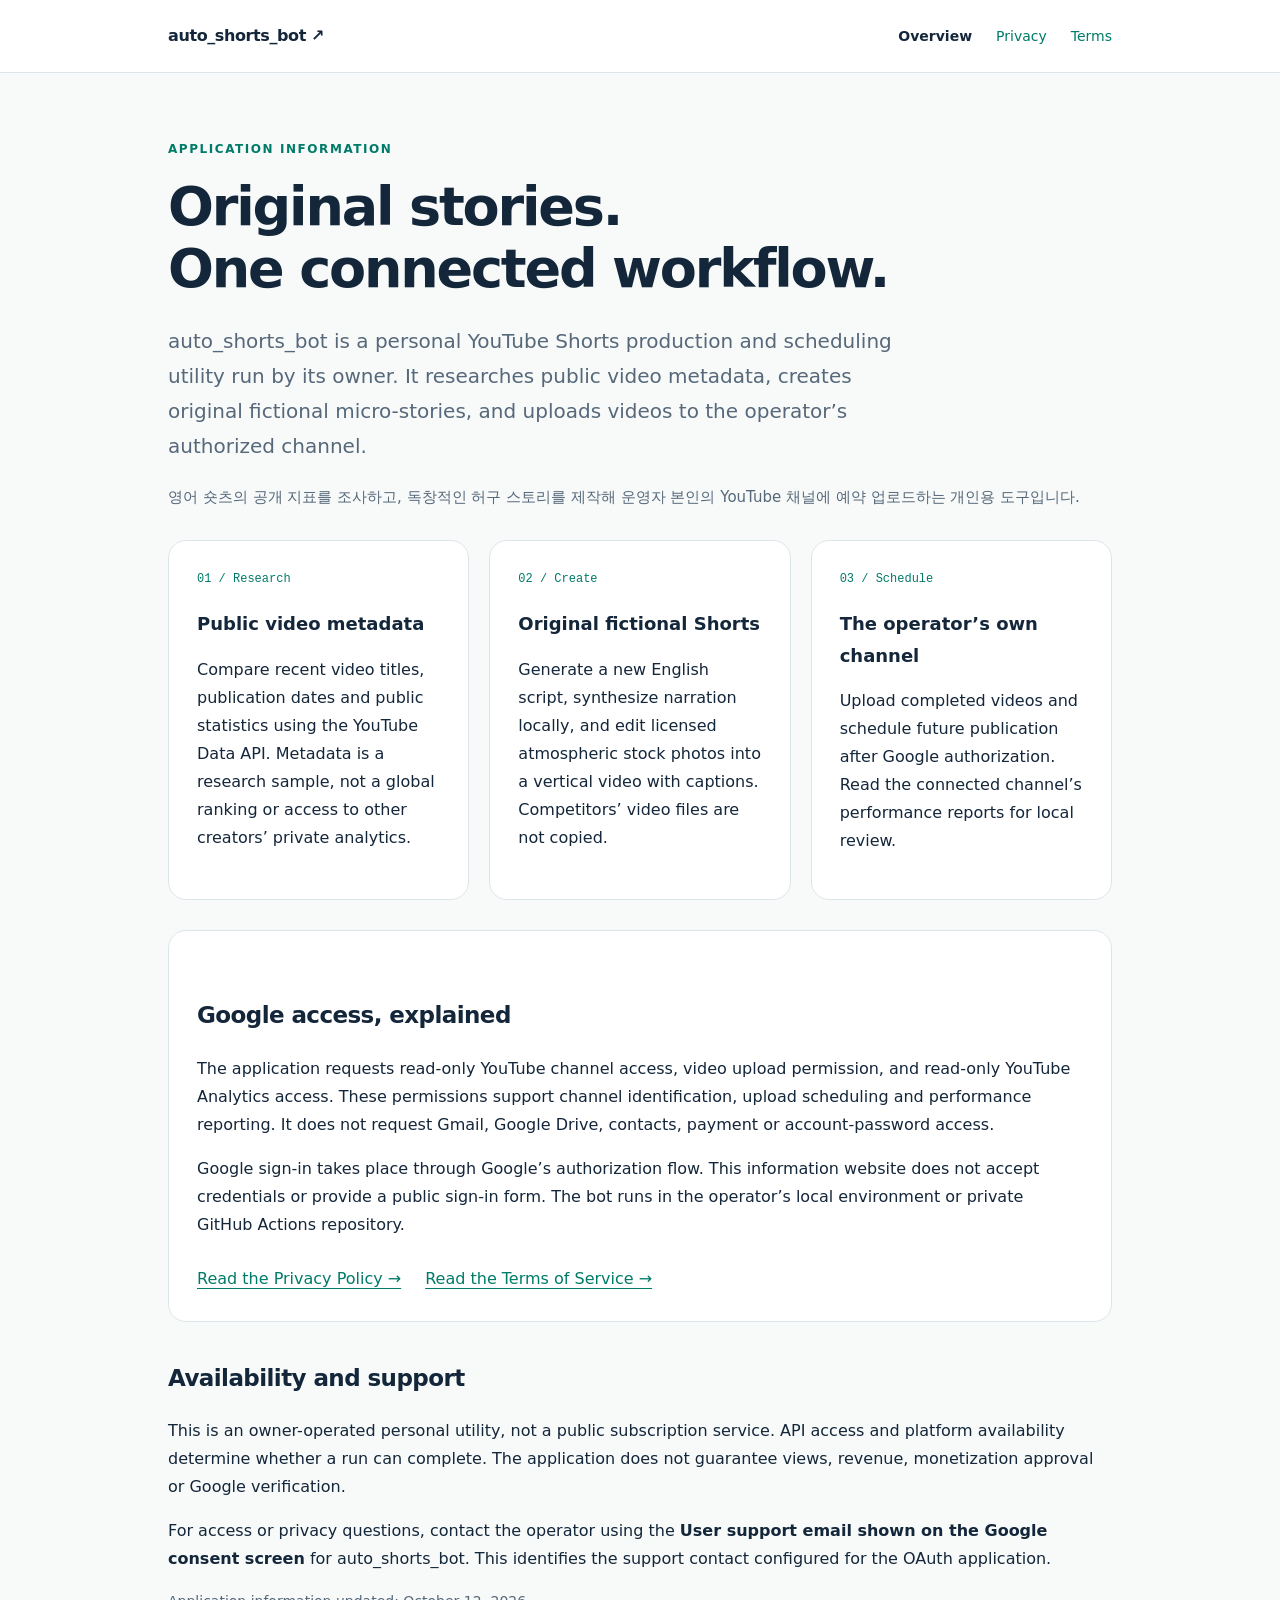
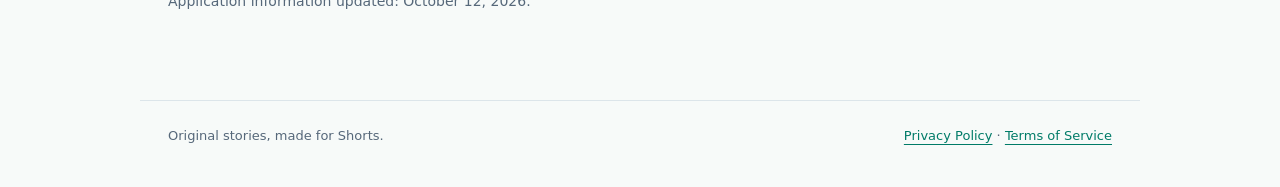
<file: index.html>
<!doctype html><html lang="en"><head><meta charset="utf-8"><meta name="viewport" content="width=device-width, initial-scale=1"><title>Official application information | auto_shorts_bot</title><meta name="description" content="Personal YouTube Shorts production and scheduling utility. Learn about its functionality, Google access and data practices."><meta name="robots" content="noindex,follow"><link rel="canonical" href="https://tesachikku.github.io/auto-shorts-pages/index.html"><link rel="stylesheet" href="style.css"></head><body><header><div class="bar"><a class="brand" href="index.html">auto_shorts_bot<span aria-hidden="true"> ↗</span></a><nav aria-label="Main navigation"><a href="index.html" aria-current="page">Overview</a><a href="privacy.html">Privacy</a><a href="terms.html">Terms</a></nav></div></header><main><div class="label">Application information</div><h1>Original stories.<br>One connected workflow.</h1><p class="lede">auto_shorts_bot is a personal YouTube Shorts production and scheduling utility run by its owner. It researches public video metadata, creates original fictional micro-stories, and uploads videos to the operator’s authorized channel.</p><p class="korean" lang="ko">영어 숏츠의 공개 지표를 조사하고, 독창적인 허구 스토리를 제작해 운영자 본인의 YouTube 채널에 예약 업로드하는 개인용 도구입니다.</p><div class="grid"><section class="panel"><div class="step">01 / Research</div><h3>Public video metadata</h3><p>Compare recent video titles, publication dates and public statistics using the YouTube Data API. Metadata is a research sample, not a global ranking or access to other creators’ private analytics.</p></section><section class="panel"><div class="step">02 / Create</div><h3>Original fictional Shorts</h3><p>Generate a new English script, synthesize narration locally, and edit licensed atmospheric stock photos into a vertical video with captions. Competitors’ video files are not copied.</p></section><section class="panel"><div class="step">03 / Schedule</div><h3>The operator’s own channel</h3><p>Upload completed videos and schedule future publication after Google authorization. Read the connected channel’s performance reports for local review.</p></section></div><section class="panel"><h2>Google access, explained</h2><p>The application requests read-only YouTube channel access, video upload permission, and read-only YouTube Analytics access. These permissions support channel identification, upload scheduling and performance reporting. It does not request Gmail, Google Drive, contacts, payment or account-password access.</p><p>Google sign-in takes place through Google’s authorization flow. This information website does not accept credentials or provide a public sign-in form. The bot runs in the operator’s local environment or private GitHub Actions repository.</p><div class="actions"><a href="privacy.html">Read the Privacy Policy →</a><a href="terms.html">Read the Terms of Service →</a></div></section><section><h2>Availability and support</h2><p>This is an owner-operated personal utility, not a public subscription service. API access and platform availability determine whether a run can complete. The application does not guarantee views, revenue, monetization approval or Google verification.</p><p>For access or privacy questions, contact the operator using the <strong>User support email shown on the Google consent screen</strong> for auto_shorts_bot. This identifies the support contact configured for the OAuth application.</p><p class="meta">Application information updated: October 12, 2026.</p></section></main><footer><span>Original stories, made for Shorts.</span><span><a href="privacy.html">Privacy Policy</a> · <a href="terms.html">Terms of Service</a></span></footer></body></html>
</file>
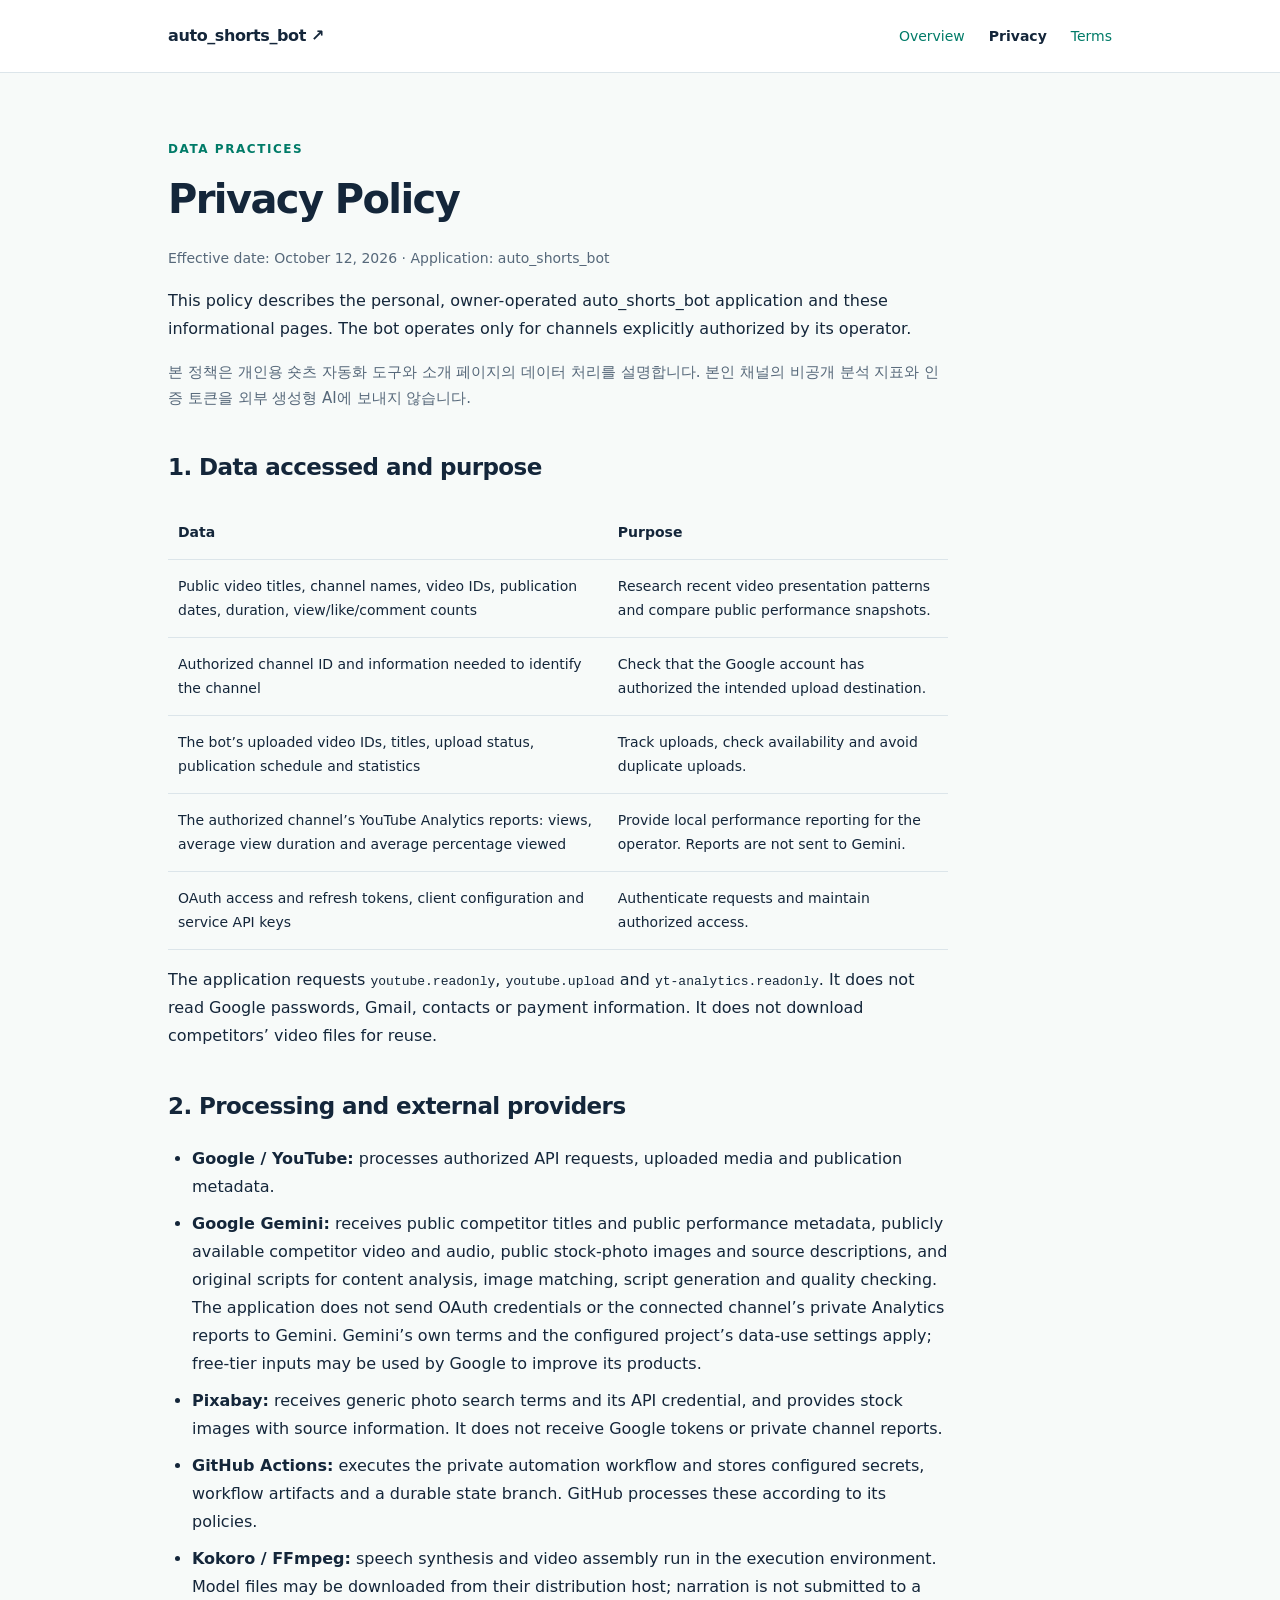
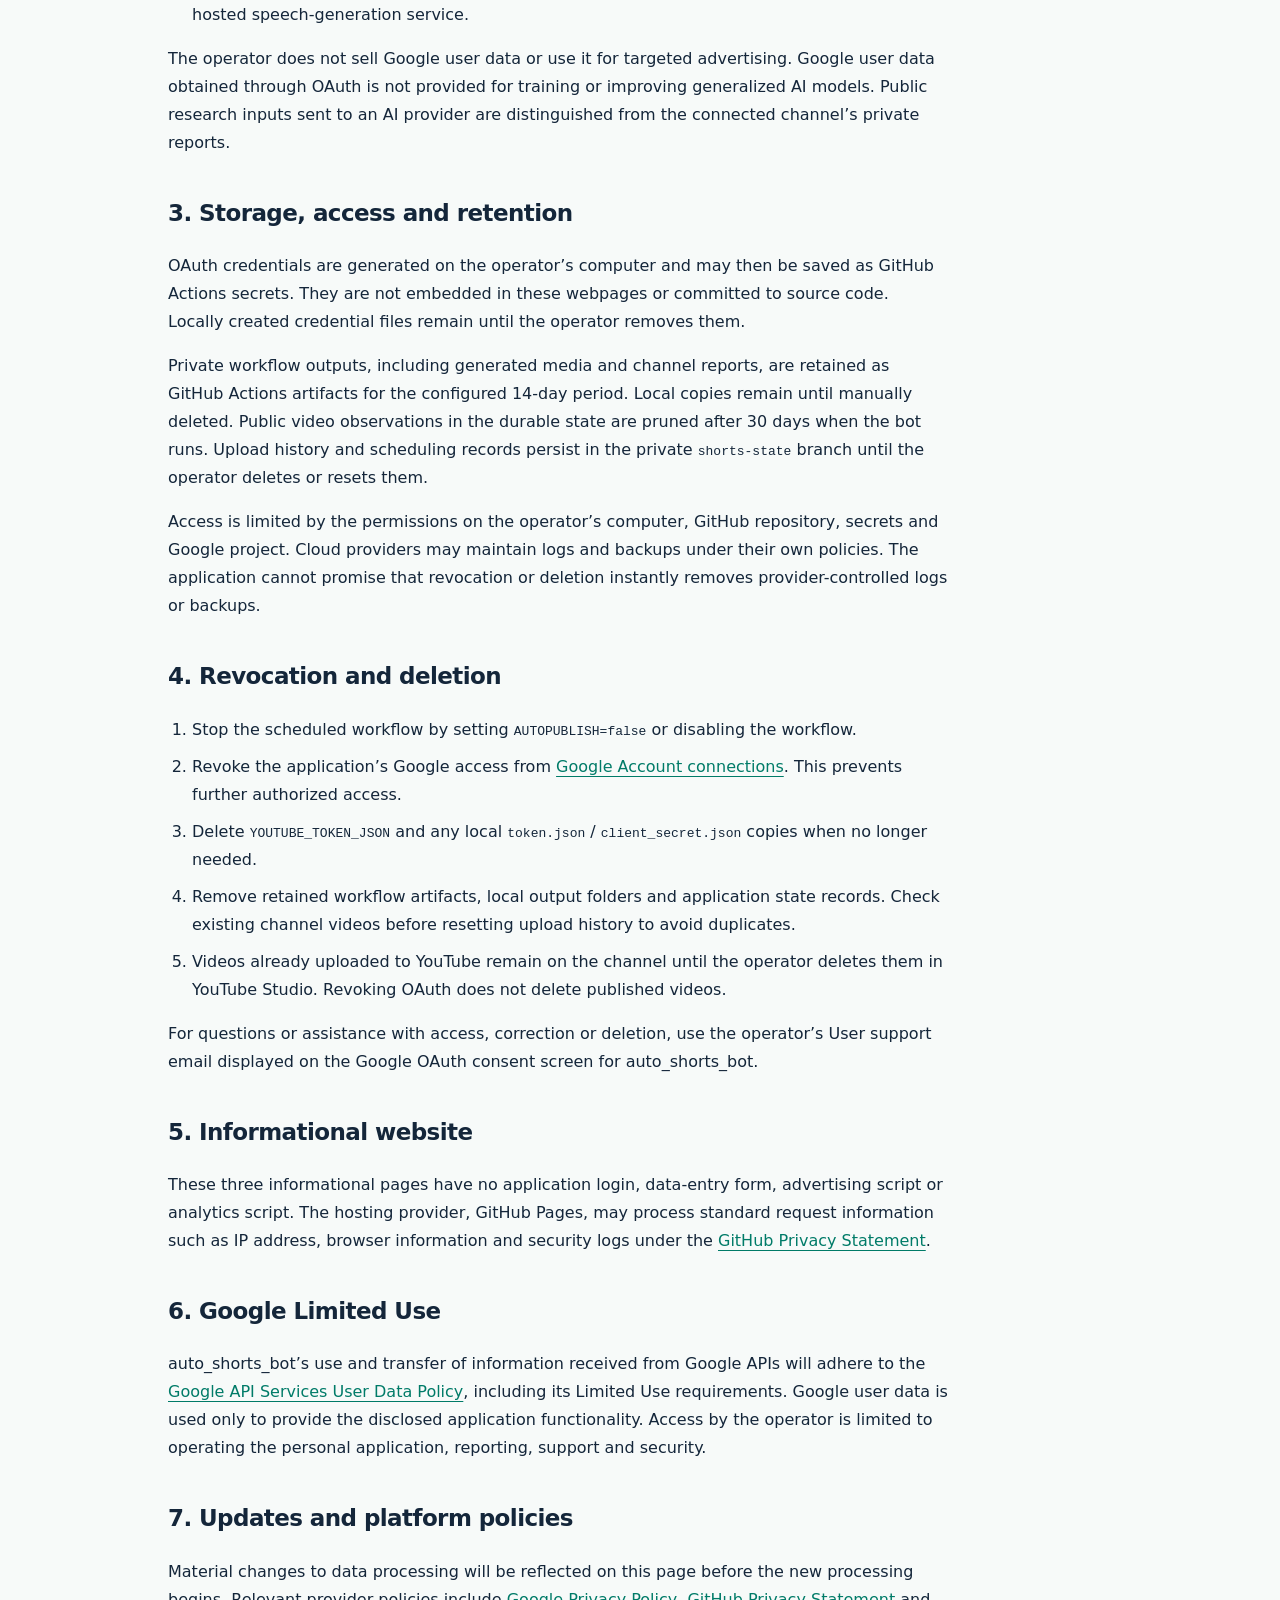
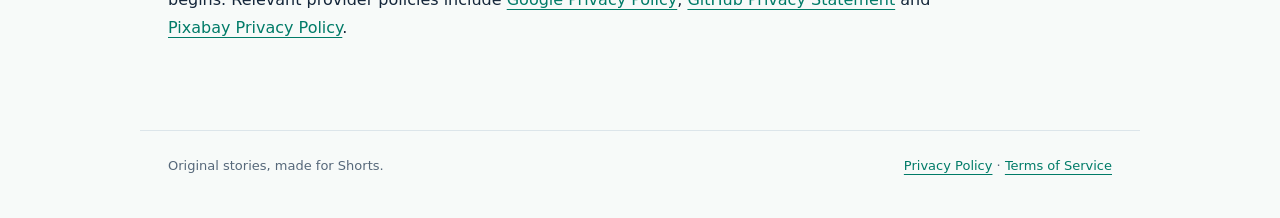
<file: privacy.html>
<!doctype html><html lang="en"><head><meta charset="utf-8"><meta name="viewport" content="width=device-width, initial-scale=1"><title>Privacy Policy | auto_shorts_bot</title><meta name="description" content="How auto_shorts_bot accesses, processes, stores, shares and deletes Google and YouTube data."><meta name="robots" content="noindex,follow"><link rel="canonical" href="https://tesachikku.github.io/auto-shorts-pages/privacy.html"><link rel="stylesheet" href="style.css"></head><body><header><div class="bar"><a class="brand" href="index.html">auto_shorts_bot<span aria-hidden="true"> ↗</span></a><nav aria-label="Main navigation"><a href="index.html">Overview</a><a href="privacy.html" aria-current="page">Privacy</a><a href="terms.html">Terms</a></nav></div></header><main><article class="doc"><div class="label">Data practices</div><h1>Privacy Policy</h1><p class="meta">Effective date: October 12, 2026 · Application: auto_shorts_bot</p><p>This policy describes the personal, owner-operated auto_shorts_bot application and these informational pages. The bot operates only for channels explicitly authorized by its operator.</p><p class="korean" lang="ko">본 정책은 개인용 숏츠 자동화 도구와 소개 페이지의 데이터 처리를 설명합니다. 본인 채널의 비공개 분석 지표와 인증 토큰을 외부 생성형 AI에 보내지 않습니다.</p><h2>1. Data accessed and purpose</h2><table><thead><tr><th>Data</th><th>Purpose</th></tr></thead><tbody><tr><td>Public video titles, channel names, video IDs, publication dates, duration, view/like/comment counts</td><td>Research recent video presentation patterns and compare public performance snapshots.</td></tr><tr><td>Authorized channel ID and information needed to identify the channel</td><td>Check that the Google account has authorized the intended upload destination.</td></tr><tr><td>The bot’s uploaded video IDs, titles, upload status, publication schedule and statistics</td><td>Track uploads, check availability and avoid duplicate uploads.</td></tr><tr><td>The authorized channel’s YouTube Analytics reports: views, average view duration and average percentage viewed</td><td>Provide local performance reporting for the operator. Reports are not sent to Gemini.</td></tr><tr><td>OAuth access and refresh tokens, client configuration and service API keys</td><td>Authenticate requests and maintain authorized access.</td></tr></tbody></table><p>The application requests <code>youtube.readonly</code>, <code>youtube.upload</code> and <code>yt-analytics.readonly</code>. It does not read Google passwords, Gmail, contacts or payment information. It does not download competitors’ video files for reuse.</p><h2>2. Processing and external providers</h2><ul><li><strong>Google / YouTube:</strong> processes authorized API requests, uploaded media and publication metadata.</li><li><strong>Google Gemini:</strong> receives public competitor titles and public performance metadata, publicly available competitor video and audio, public stock-photo images and source descriptions, and original scripts for content analysis, image matching, script generation and quality checking. The application does not send OAuth credentials or the connected channel’s private Analytics reports to Gemini. Gemini’s own terms and the configured project’s data-use settings apply; free-tier inputs may be used by Google to improve its products.</li><li><strong>Pixabay:</strong> receives generic photo search terms and its API credential, and provides stock images with source information. It does not receive Google tokens or private channel reports.</li><li><strong>GitHub Actions:</strong> executes the private automation workflow and stores configured secrets, workflow artifacts and a durable state branch. GitHub processes these according to its policies.</li><li><strong>Kokoro / FFmpeg:</strong> speech synthesis and video assembly run in the execution environment. Model files may be downloaded from their distribution host; narration is not submitted to a hosted speech-generation service.</li></ul><p>The operator does not sell Google user data or use it for targeted advertising. Google user data obtained through OAuth is not provided for training or improving generalized AI models. Public research inputs sent to an AI provider are distinguished from the connected channel’s private reports.</p><h2>3. Storage, access and retention</h2><p>OAuth credentials are generated on the operator’s computer and may then be saved as GitHub Actions secrets. They are not embedded in these webpages or committed to source code. Locally created credential files remain until the operator removes them.</p><p>Private workflow outputs, including generated media and channel reports, are retained as GitHub Actions artifacts for the configured 14-day period. Local copies remain until manually deleted. Public video observations in the durable state are pruned after 30 days when the bot runs. Upload history and scheduling records persist in the private <code>shorts-state</code> branch until the operator deletes or resets them.</p><p>Access is limited by the permissions on the operator’s computer, GitHub repository, secrets and Google project. Cloud providers may maintain logs and backups under their own policies. The application cannot promise that revocation or deletion instantly removes provider-controlled logs or backups.</p><h2>4. Revocation and deletion</h2><ol><li>Stop the scheduled workflow by setting <code>AUTOPUBLISH=false</code> or disabling the workflow.</li><li>Revoke the application’s Google access from <a href="https://myaccount.google.com/connections">Google Account connections</a>. This prevents further authorized access.</li><li>Delete <code>YOUTUBE_TOKEN_JSON</code> and any local <code>token.json</code> / <code>client_secret.json</code> copies when no longer needed.</li><li>Remove retained workflow artifacts, local output folders and application state records. Check existing channel videos before resetting upload history to avoid duplicates.</li><li>Videos already uploaded to YouTube remain on the channel until the operator deletes them in YouTube Studio. Revoking OAuth does not delete published videos.</li></ol><p>For questions or assistance with access, correction or deletion, use the operator’s User support email displayed on the Google OAuth consent screen for auto_shorts_bot.</p><h2>5. Informational website</h2><p>These three informational pages have no application login, data-entry form, advertising script or analytics script. The hosting provider, GitHub Pages, may process standard request information such as IP address, browser information and security logs under the <a href="https://docs.github.com/en/site-policy/privacy-policies/github-general-privacy-statement">GitHub Privacy Statement</a>.</p><h2>6. Google Limited Use</h2><p>auto_shorts_bot’s use and transfer of information received from Google APIs will adhere to the <a href="https://developers.google.com/terms/api-services-user-data-policy">Google API Services User Data Policy</a>, including its Limited Use requirements. Google user data is used only to provide the disclosed application functionality. Access by the operator is limited to operating the personal application, reporting, support and security.</p><h2>7. Updates and platform policies</h2><p>Material changes to data processing will be reflected on this page before the new processing begins. Relevant provider policies include <a href="https://policies.google.com/privacy">Google Privacy Policy</a>, <a href="https://docs.github.com/en/site-policy/privacy-policies/github-general-privacy-statement">GitHub Privacy Statement</a> and <a href="https://pixabay.com/service/privacy/">Pixabay Privacy Policy</a>.</p></article></main><footer><span>Original stories, made for Shorts.</span><span><a href="privacy.html">Privacy Policy</a> · <a href="terms.html">Terms of Service</a></span></footer></body></html>
</file>
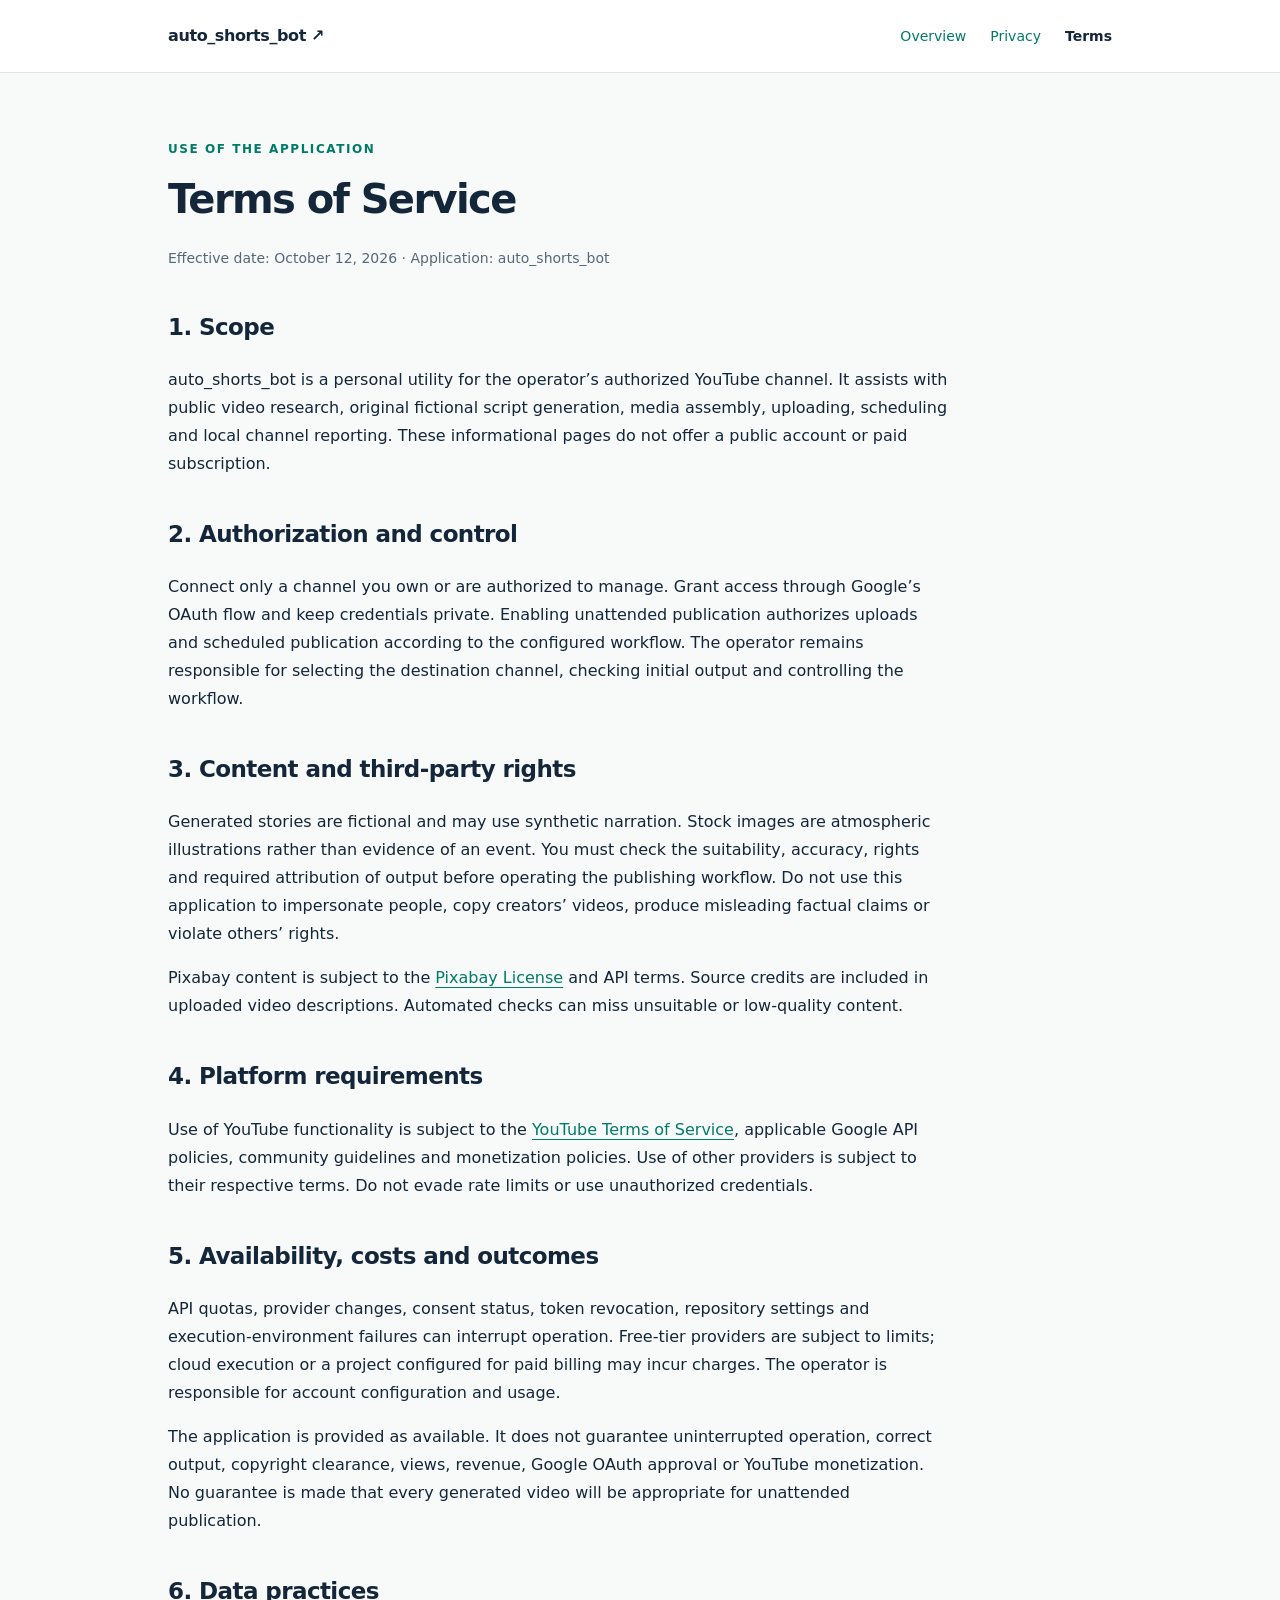
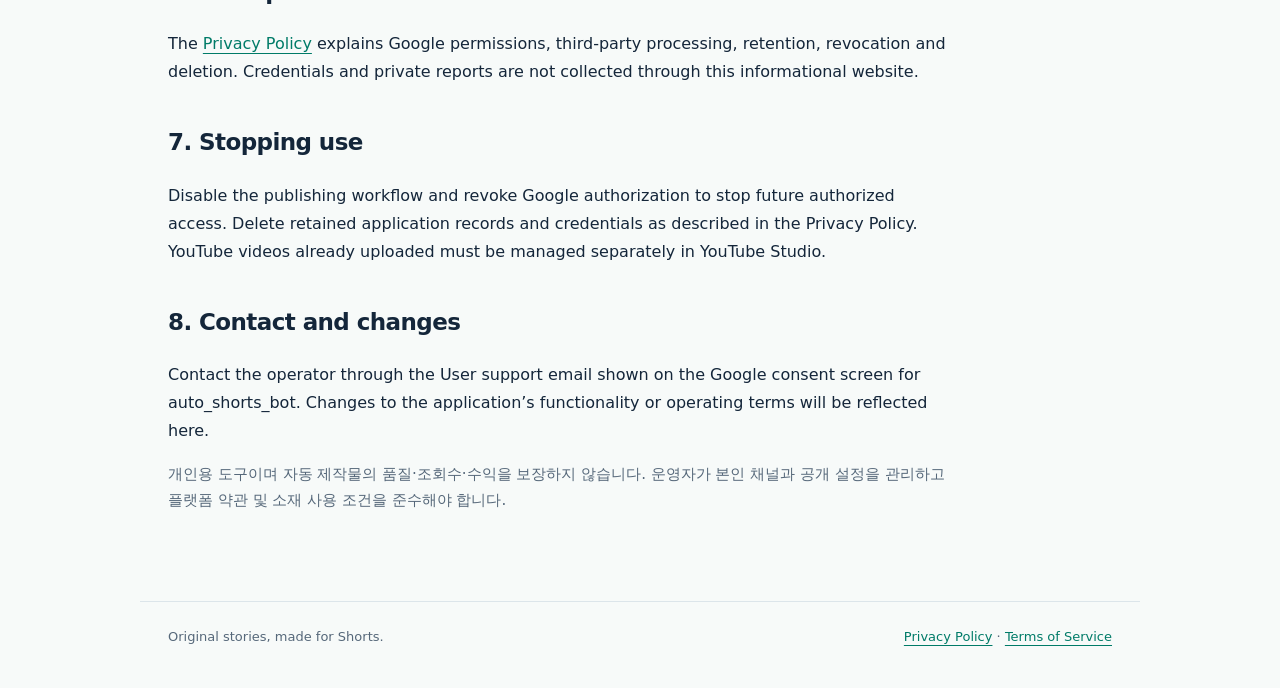
<file: terms.html>
<!doctype html><html lang="en"><head><meta charset="utf-8"><meta name="viewport" content="width=device-width, initial-scale=1"><title>Terms of Service | auto_shorts_bot</title><meta name="description" content="Terms for the personal auto_shorts_bot application, including authorization, platform policies, generated content and stopping use."><meta name="robots" content="noindex,follow"><link rel="canonical" href="https://tesachikku.github.io/auto-shorts-pages/terms.html"><link rel="stylesheet" href="style.css"></head><body><header><div class="bar"><a class="brand" href="index.html">auto_shorts_bot<span aria-hidden="true"> ↗</span></a><nav aria-label="Main navigation"><a href="index.html">Overview</a><a href="privacy.html">Privacy</a><a href="terms.html" aria-current="page">Terms</a></nav></div></header><main><article class="doc"><div class="label">Use of the application</div><h1>Terms of Service</h1><p class="meta">Effective date: October 12, 2026 · Application: auto_shorts_bot</p><h2>1. Scope</h2><p>auto_shorts_bot is a personal utility for the operator’s authorized YouTube channel. It assists with public video research, original fictional script generation, media assembly, uploading, scheduling and local channel reporting. These informational pages do not offer a public account or paid subscription.</p><h2>2. Authorization and control</h2><p>Connect only a channel you own or are authorized to manage. Grant access through Google’s OAuth flow and keep credentials private. Enabling unattended publication authorizes uploads and scheduled publication according to the configured workflow. The operator remains responsible for selecting the destination channel, checking initial output and controlling the workflow.</p><h2>3. Content and third-party rights</h2><p>Generated stories are fictional and may use synthetic narration. Stock images are atmospheric illustrations rather than evidence of an event. You must check the suitability, accuracy, rights and required attribution of output before operating the publishing workflow. Do not use this application to impersonate people, copy creators’ videos, produce misleading factual claims or violate others’ rights.</p><p>Pixabay content is subject to the <a href="https://pixabay.com/service/license-summary/">Pixabay License</a> and API terms. Source credits are included in uploaded video descriptions. Automated checks can miss unsuitable or low-quality content.</p><h2>4. Platform requirements</h2><p>Use of YouTube functionality is subject to the <a href="https://www.youtube.com/t/terms">YouTube Terms of Service</a>, applicable Google API policies, community guidelines and monetization policies. Use of other providers is subject to their respective terms. Do not evade rate limits or use unauthorized credentials.</p><h2>5. Availability, costs and outcomes</h2><p>API quotas, provider changes, consent status, token revocation, repository settings and execution-environment failures can interrupt operation. Free-tier providers are subject to limits; cloud execution or a project configured for paid billing may incur charges. The operator is responsible for account configuration and usage.</p><p>The application is provided as available. It does not guarantee uninterrupted operation, correct output, copyright clearance, views, revenue, Google OAuth approval or YouTube monetization. No guarantee is made that every generated video will be appropriate for unattended publication.</p><h2>6. Data practices</h2><p>The <a href="privacy.html">Privacy Policy</a> explains Google permissions, third-party processing, retention, revocation and deletion. Credentials and private reports are not collected through this informational website.</p><h2>7. Stopping use</h2><p>Disable the publishing workflow and revoke Google authorization to stop future authorized access. Delete retained application records and credentials as described in the Privacy Policy. YouTube videos already uploaded must be managed separately in YouTube Studio.</p><h2>8. Contact and changes</h2><p>Contact the operator through the User support email shown on the Google consent screen for auto_shorts_bot. Changes to the application’s functionality or operating terms will be reflected here.</p><p class="korean" lang="ko">개인용 도구이며 자동 제작물의 품질·조회수·수익을 보장하지 않습니다. 운영자가 본인 채널과 공개 설정을 관리하고 플랫폼 약관 및 소재 사용 조건을 준수해야 합니다.</p></article></main><footer><span>Original stories, made for Shorts.</span><span><a href="privacy.html">Privacy Policy</a> · <a href="terms.html">Terms of Service</a></span></footer></body></html>
</file>
<file: style.css>
:root{color-scheme:light;--ink:#14263a;--muted:#56687a;--line:#dce5ea;--accent:#007b68;--bg:#f7faf9}*{box-sizing:border-box}body{margin:0;font-family:Inter,system-ui,-apple-system,BlinkMacSystemFont,"Segoe UI",sans-serif;color:var(--ink);background:var(--bg);line-height:1.75}a{color:var(--accent);text-underline-offset:4px}a:focus-visible{outline:3px solid #007b68;outline-offset:5px}header{border-bottom:1px solid var(--line);background:white}.bar{max-width:1000px;margin:auto;padding:22px 28px;display:flex;align-items:center;gap:28px;justify-content:space-between}.brand{font-weight:760;letter-spacing:-.025em;text-decoration:none;color:var(--ink)}nav{display:flex;flex-wrap:wrap;gap:24px;font-size:14px}nav a{text-decoration:none}nav a[aria-current=page]{font-weight:750;color:var(--ink)}main{max-width:1000px;margin:auto;padding:66px 28px 72px}.label{color:var(--accent);font-size:12px;letter-spacing:.13em;text-transform:uppercase;font-weight:750}h1{font-size:clamp(32px,5vw,54px);line-height:1.15;letter-spacing:-.04em;margin:16px 0 24px}h2{font-size:23px;letter-spacing:-.025em;margin-top:36px}h3{font-size:18px;margin:0 0 12px}.lede{max-width:740px;font-size:20px;color:var(--muted)}.panel{background:white;border:1px solid var(--line);border-radius:18px;padding:28px;margin-top:30px}.grid{display:grid;grid-template-columns:repeat(3,1fr);gap:20px;margin-top:30px}.grid .panel{margin:0}.step{font-family:ui-monospace,monospace;font-size:12px;color:var(--accent);margin-bottom:18px}.doc{max-width:780px}.doc h1{font-size:40px}.meta{font-size:14px;color:var(--muted)}.note{border-left:3px solid var(--accent);padding-left:18px;color:var(--muted)}.actions{display:flex;gap:24px;flex-wrap:wrap;margin-top:26px}table{border-collapse:collapse;width:100%;font-size:14px}th,td{text-align:left;vertical-align:top;padding:14px 10px;border-bottom:1px solid var(--line)}th{font-weight:700}ul,ol{padding-left:24px}li{margin:9px 0}footer{border-top:1px solid var(--line);max-width:1000px;margin:auto;padding:24px 28px 40px;color:var(--muted);font-size:13px;display:flex;justify-content:space-between;gap:24px;flex-wrap:wrap}.korean{font-size:15px;color:var(--muted)}@media(max-width:660px){.bar{align-items:flex-start;flex-direction:column;gap:12px}main{padding-top:38px}.grid{grid-template-columns:1fr}.panel{padding:22px}.lede{font-size:18px}table{font-size:12px}th,td{padding:12px 6px}}
</file>
